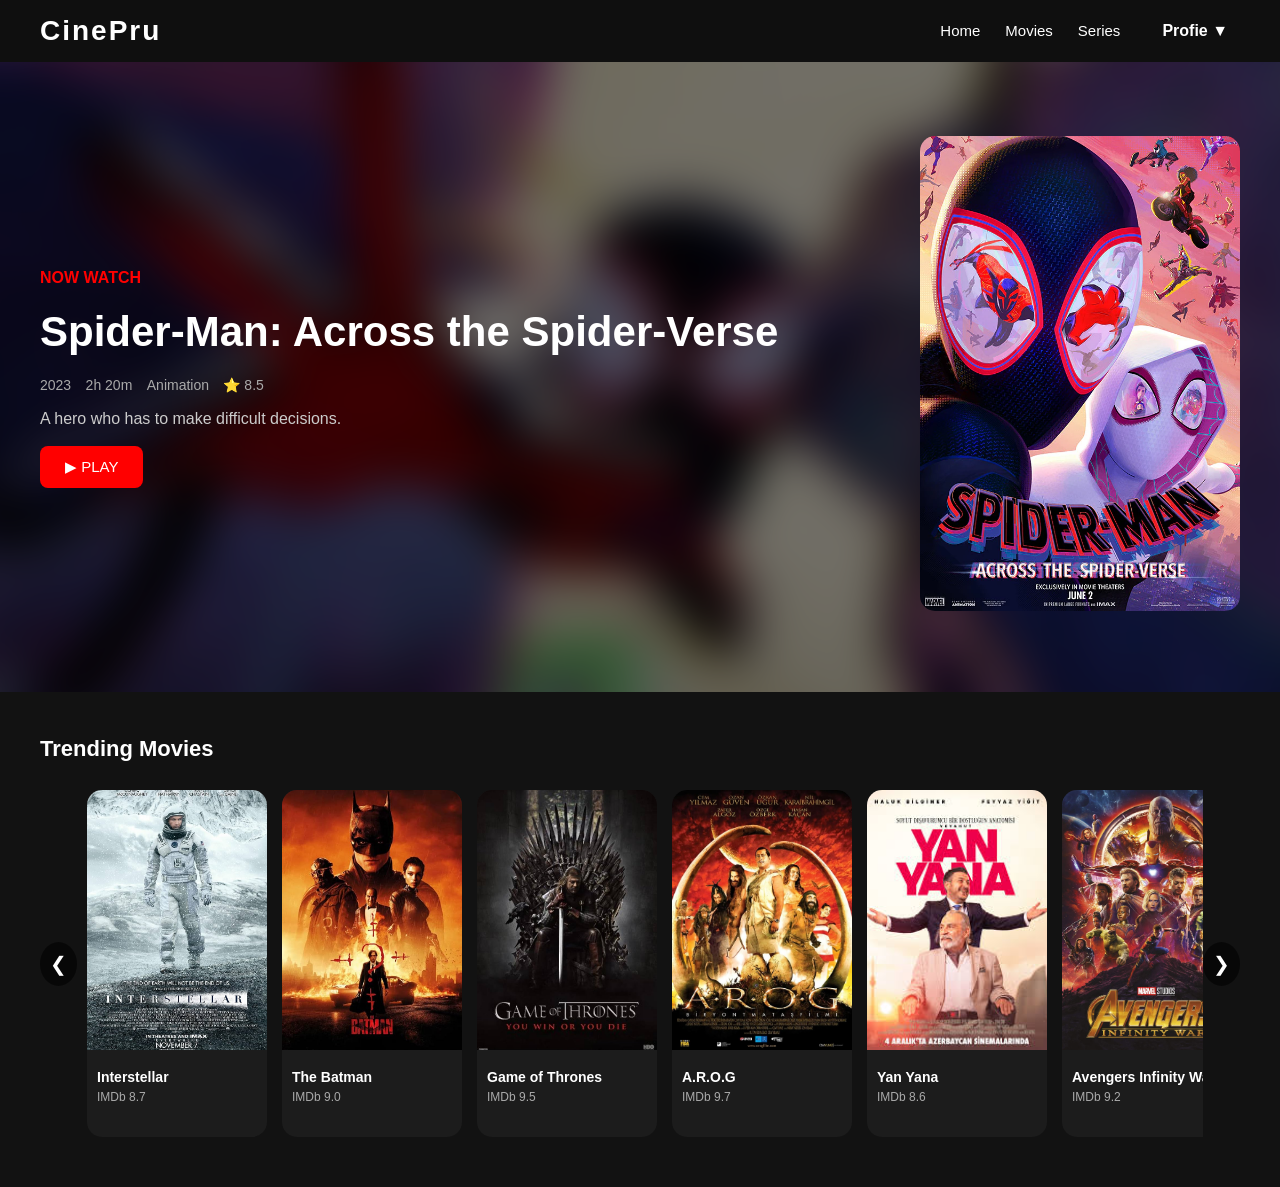
<file: index.html>
<!DOCTYPE html>
<html lang="tr">
<head>
    <meta charset="UTF-8">
    <meta name="viewport" content="width=device-width, initial-scale=1.0">
    <title>CinePru</title>
    <link rel="stylesheet" href="style.css">
    <style>
        /* ==========================================
           YENİ: PROFİL ALANI VE AÇILIR MENÜ (DROPDOWN) CSS
           ========================================== */
        .header {
            display: flex;
            justify-content: space-between;
            align-items: center;
            padding: 10px 40px;
            background-color: #0f0f0f;
            position: relative;
        }

        .nav-container {
            display: flex;
            align-items: center;
            gap: 30px;
        }

        /* Profil Seçeneği Genel Alanı */
        .profile-dropdown {
            position: relative;
            display: inline-block;
        }

        .profile-trigger {
            display: flex;
            align-items: center;
            gap: 8px;
            color: #fff;
            text-decoration: none;
            font-weight: bold;
            padding: 8px 12px;
            cursor: pointer;
            transition: color 0.3s ease;
        }

        .profile-trigger:hover {
            color: red;
        }

        /* Başlangıçta Gizli Açılır Kutu */
        .dropdown-menu {
            display: none;
            position: absolute;
            right: 0;
            top: 100%;
            background-color: #141414;
            min-width: 160px;
            box-shadow: 0px 8px 16px 0px rgba(0,0,0,0.5);
            z-index: 100;
            border-radius: 4px;
            border: 1px solid #222;
            overflow: hidden;
        }

        .dropdown-menu a {
            color: #fff;
            padding: 12px 16px;
            text-decoration: none;
            display: block;
            font-size: 14px;
            transition: background 0.3s ease, color 0.3s ease;
        }

        .dropdown-menu a:hover {
            background-color: red;
            color: #fff;
        }

        /* Üstüne Gelindiğinde Menüyü Göster */
        .profile-dropdown:hover .dropdown-menu {
            display: block;
        }

        /* ==========================================
           CINEPRU MOBİL UYUM (RESPONSIVE) AYARLARI
           ========================================== */
        @media (max-width: 768px) {
            .header {
                flex-direction: column;
                padding: 15px;
                text-align: center;
                gap: 15px;
            }

            .nav-container {
                flex-direction: column;
                gap: 15px;
                width: 100%;
            }

            .top-nav {
                display: flex;
                flex-wrap: wrap;
                justify-content: center;
                gap: 15px;
                width: 100%;
            }

            .top-nav a {
                font-size: 14px;
                padding: 5px 10px;
            }

            /* Mobilde profil menüsünün ortalanması */
            .profile-dropdown {
                width: 100%;
                text-align: center;
            }

            .profile-trigger {
                justify-content: center;
            }

            .dropdown-menu {
                position: static;
                width: 100%;
                box-shadow: none;
                background-color: #1a1a1a;
                border: none;
                margin-top: 5px;
            }

            /* Hero (Afiş) Alanı Mobil Ayarı */
            .hero-content {
                flex-direction: column-reverse;
                text-align: center;
                padding: 20px 15px;
                gap: 20px;
            }

            .hero-text h1 {
                font-size: 28px;
            }

            .hero-image img {
                max-width: 100%;
                height: auto;
            }

            /* Slider ve Filmler Listesi Mobil Ayarı */
            .movies-section h2 {
                font-size: 20px;
                padding-left: 15px;
            }

            .movie-container {
                gap: 10px;
                padding: 10px;
            }

            .movie-card {
                min-width: 140px; /* Mobilde kaydırırken daha çok kart sığsın diye */
            }

            /* Detay Paneli Mobil Ayarı */
            .movie-panel {
                width: 100% !important;
                max-width: 100% !important;
                height: 100% !important;
                top: 0 !important;
                right: -100%; /* Kapatıldığında sağa gizlensin diye */
            }
        }
    </style>
</head>
<body>

<header class="header">
    <h1>CinePru</h1>

    <div class="nav-container">
        <nav class="top-nav">
            <a href="index.html">Home</a>
            <a href="movies.html">Movies</a>
            <a href="series.html">Series</a>
        </nav>

        <div class="profile-dropdown">
            <div class="profile-trigger">Profie ▼</div>
            <div class="dropdown-menu">
                <a href="profile.html">Profie</a>
                <a href="favorites.html">Favorites ❤️</a>
                <a href="settings.html">Settings</a>
                <a href="history.html">History</a>
                <a href="#" onclick="logoutUser()" style="border-top: 1px solid #222; color: #ff3333;">Log Out 🚪</a>
            </div>
        </div>
    </div>
</header>

<section class="hero">
    <div class="hero-content">
        <div class="hero-text">
            <p class="tag">NOW WATCH</p>
            <h1>Spider-Man: Across the Spider-Verse</h1>

            <div class="meta">
                <span>2023</span>
                <span>2h 20m</span>
                <span>Animation</span>
                <span>⭐ 8.5</span>
            </div>

            <p class="desc">
                A hero who has to make difficult decisions.
            </p>

            <button class="play-btn" onclick="playMovie('spiderverse')">▶ PLAY</button>
        </div>

        <div class="hero-image">
            <img src="images/spider-man-across-the-spider-verse_tsm61wbo.webp">
        </div>
    </div>
</section>

<section class="movies-section">
    <h2>Trending Movies</h2>

    <div class="slider-wrapper">
        <button class="arrow left" onclick="scrollLeftMovies()">❮</button>

        <div class="movie-container" id="movieContainer">
            <div class="movie-card" onclick="openMovie('interstellar')">
                <img src="images/interstellar.jpg">
                <div class="info">
                    <h3>Interstellar</h3>
                    <p>IMDb 8.7</p>
                </div>
            </div>

            <div class="movie-card" onclick="openMovie('batman')">
                <img src="images/thebatman.jpg">
                <div class="info">
                    <h3>The Batman</h3>
                    <p>IMDb 9.0</p>
                </div>
            </div>

            <div class="movie-card" onclick="openMovie('got')">
                <img src="images/gameofthrones.jpg">
                <div class="info">
                    <h3>Game of Thrones</h3>
                    <p>IMDb 9.5</p>
                </div>
            </div>

            <div class="movie-card" onclick="openMovie('arog')">
                <img src="images/arog.jpg">
                <div class="info">
                    <h3>A.R.O.G</h3>
                    <p>IMDb 9.7</p>
                </div>
            </div>

            <div class="movie-card" onclick="openMovie('yanyana')">
                <img src="images/yanyana.jpg">
                <div class="info">
                    <h3>Yan Yana</h3>
                    <p>IMDb 8.6</p>
                </div>
            </div>

            <div class="movie-card" onclick="openMovie('avengersinfinitywar')">
                <img src="images/avengersinfinitywar.jpg">
                <div class="info">
                    <h3>Avengers Infinity War</h3>
                    <p>IMDb 9.2</p>
                </div>
            </div>

            <div class="movie-card" onclick="openMovie('friendswithbenefits')">
                <img src="images/friendswithbenefits.jpg">
                <div class="info">
                    <h3>Friends With Benefits</h3>
                    <p>IMDb 7.8</p>
                </div>
            </div>

            <div class="movie-card" onclick="openMovie('theamazingspiderman')">
                <img src="images/theamazingspiderman.jpg">
                <div class="info">
                    <h3>The Amazing Spider-Man</h3>
                    <p>IMDb 7.0</p>
                </div>
            </div>

            <div class="movie-card" onclick="openMovie('kizginadam')">
                <img src="images/12-kizgin-adam-1660915309_225x336.jpg">
                <div class="info">
                    <h3>12 Angry Man</h3>
                    <p>IMDb 8.8</p>
                </div>
            </div>

            <div class="movie-card" onclick="openMovie('thegodfather')">
                <img src="images/baba-1660915256_225x336.jpg">
                <div class="info">
                    <h3>Baba</h3>
                    <p>IMDb 9.8</p>
                </div>
            </div>

            <div class="movie-card" onclick="openMovie('Inception')">
                <img src="images/baslangic-1660924244_225x336.jpg">
                <div class="info">
                    <h3>Inception</h3>
                    <p>IMDb 9.1</p>
                </div>
            </div>

            <div class="movie-card" onclick="openMovie('esaretinbedeli')">
                <img src="images/esaretinbedeli.jpg">
                <div class="info">
                    <h3>Esaretin Bedeli</h3>
                    <p>IMDb 9.5</p>
                </div>
            </div>

            <div class="movie-card" onclick="openMovie('hababamsinifi')">
                <img src="images/Hababam-Sinifi-1290714534_225x336.jpg">
                <div class="info">
                    <h3>Hababam Sınıfı</h3>
                    <p>IMDb 8.4</p>
                </div>
            </div>
        </div> <button class="arrow right" onclick="scrollRightMovies()">❯</button>
    </div> </section>

<div class="movie-panel" id="moviePanel">
    <div class="panel-content">
        <button class="close-btn" onclick="closePanel()">✖</button>
        <img id="panelImg">
        <h2 id="panelTitle"></h2>
        <div class="meta" id="panelMeta"></div>
        <p id="panelDesc"></p>
        <button class="play-btn" id="watchBtn">▶ Watch Now</button>
    </div>
</div>

<script src="script.js"></script>
</body>
</html>
</file>
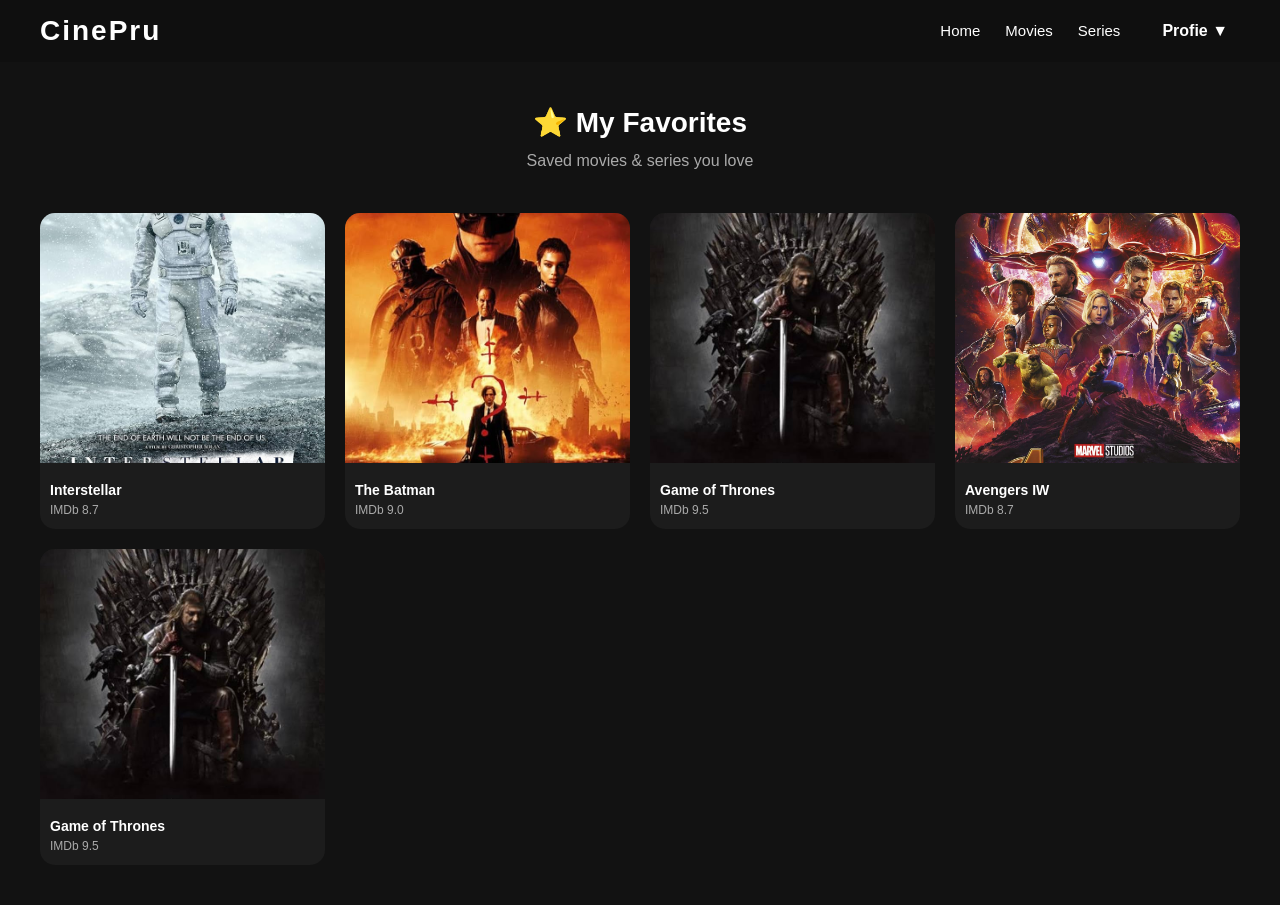
<file: favorites.html>
<!DOCTYPE html>
<html lang="tr">
<head>
  <meta charset="UTF-8">
  <meta name="viewport" content="width=device-width, initial-scale=1.0">
  <title>Favorites | CinePru</title>
  <link rel="stylesheet" href="style.css">
  <style>
      /* ==========================================
         DİĞER SAYFALARLA AYNI PROFİL MENÜSÜ CSS AYARLARI
         ========================================== */
      .header {
          display: flex;
          justify-content: space-between;
          align-items: center;
          padding: 10px 40px;
          background-color: #0f0f0f;
          position: relative;
      }

      .nav-container {
          display: flex;
          align-items: center;
          gap: 30px;
      }

      .profile-dropdown {
          position: relative;
          display: inline-block;
      }

      .profile-trigger {
          display: flex;
          align-items: center;
          gap: 8px;
          color: #fff;
          text-decoration: none;
          font-weight: bold;
          padding: 8px 12px;
          cursor: pointer;
          transition: color 0.3s ease;
      }

      .profile-trigger:hover {
          color: red;
      }

      .dropdown-menu {
          display: none;
          position: absolute;
          right: 0;
          top: 100%;
          background-color: #141414;
          min-width: 160px;
          box-shadow: 0px 8px 16px 0px rgba(0,0,0,0.5);
          z-index: 100;
          border-radius: 4px;
          border: 1px solid #222;
          overflow: hidden;
      }

      .dropdown-menu a {
          color: #ffffff !important; /* Yazıların rengi tam beyaz */
          padding: 12px 16px;
          text-decoration: none;
          display: block;
          font-size: 14px;
          transition: background 0.3s ease, color 0.3s ease;
      }

      .dropdown-menu a:hover {
          background-color: red;
          color: #fff !important;
      }

      .profile-dropdown:hover .dropdown-menu {
          display: block;
      }

      /* Mobilde Navbar Düzeni Ayarı */
      @media (max-width: 768px) {
          .header {
              flex-direction: column;
              padding: 15px;
              text-align: center;
              gap: 15px;
          }

          .nav-container {
              flex-direction: column;
              gap: 15px;
              width: 100%;
          }

          .top-nav {
              display: flex;
              flex-wrap: wrap;
              justify-content: center;
              gap: 15px;
              width: 100%;
          }

          .top-nav a {
              font-size: 14px;
              padding: 5px 10px;
          }

          .profile-dropdown {
              width: 100%;
              text-align: center;
          }

          .profile-trigger {
              justify-content: center;
          }

          .dropdown-menu {
              position: static;
              width: 100%;
              box-shadow: none;
              background-color: #1a1a1a;
              border: none;
              margin-top: 5px;
          }
      }
  </style>
</head>

<body>

<header class="header">
  <h1>CinePru</h1>

  <div class="nav-container">
      <nav class="top-nav">
          <a href="index.html">Home</a>
          <a href="movies.html">Movies</a>
          <a href="series.html">Series</a>
      </nav>

      <div class="profile-dropdown">
          <div class="profile-trigger">Profie ▼</div>
          <div class="dropdown-menu">
              <a href="profile.html">Profile</a>
              <a href="favorites.html">Favorites ❤️</a>
              <a href="settings.html">Settings</a>
              <a href="history.html">Hİstory</a>
              <a href="#" onclick="logoutUser()" style="border-top: 1px solid #222; color: #ff3333;">Log out 🚪</a>
          </div>
      </div>
  </div>
</header>

<section class="fav-header">
  <h2>⭐ My Favorites</h2>
  <p>Saved movies & series you love</p>
</section>

<section class="fav-grid">

  <div class="fav-card">
    <img src="images/interstellar.jpg">
    <div class="fav-info">
      <h3>Interstellar</h3>
      <p>IMDb 8.7</p>
    </div>
  </div>

  <div class="fav-card">
    <img src="images/thebatman.jpg">
    <div class="fav-info">
      <h3>The Batman</h3>
      <p>IMDb 9.0</p>
    </div>
  </div>

  <div class="fav-card">
    <img src="images/gameofthrones.jpg">
    <div class="fav-info">
      <h3>Game of Thrones</h3>
      <p>IMDb 9.5</p>
    </div>
  </div>

  <div class="fav-card">
    <img src="images/avengersinfinitywar.jpg">
    <div class="fav-info">
      <h3>Avengers IW</h3>
      <p>IMDb 8.7</p>
    </div>
  </div>

  <div class="fav-card">
    <img src="images/gameofthrones.jpg">
    <div class="fav-info">
      <h3>Game of Thrones</h3>
      <p>IMDb 9.5</p>
    </div>
  </div>
  
</section>

<script src="script.js"></script>
</body>
</html>
</file>
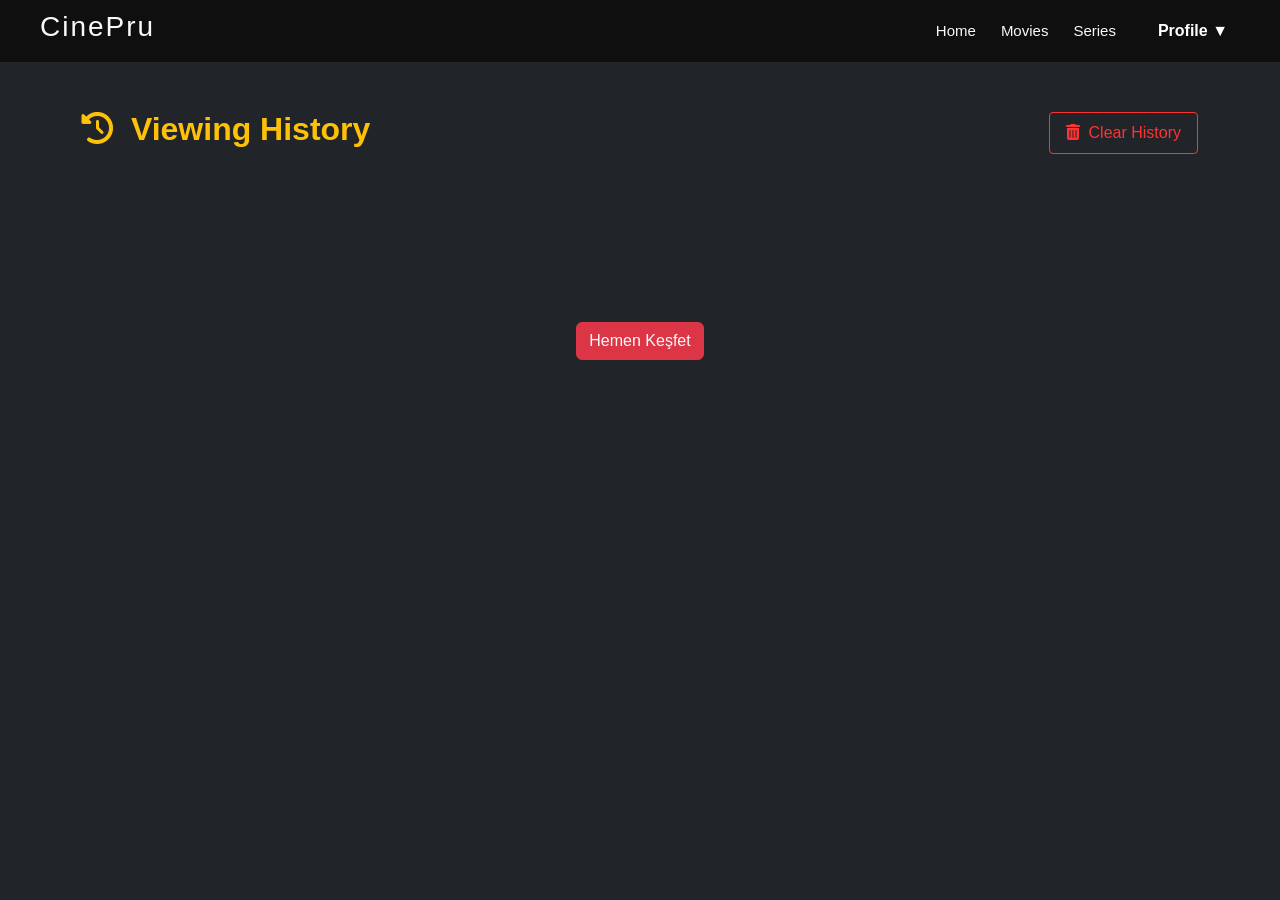
<file: history.html>
<!DOCTYPE html>
<html lang="tr">
<head>
    <meta charset="UTF-8">
    <meta name="viewport" content="width=device-width, initial-scale=1.0">
    <title>İzleme Geçmişi | CinePru</title>
    <link href="https://cdn.jsdelivr.net/npm/bootstrap@5.3.0/dist/css/bootstrap.min.css" rel="stylesheet">
    <link rel="stylesheet" href="https://cdnjs.cloudflare.com/ajax/libs/font-awesome/6.4.0/css/all.min.css">
    <link rel="stylesheet" href="style.css">
    <style>
        /* Navbar ve Profil Menüsü CSS Ayarları */
        .header {
            display: flex;
            justify-content: space-between;
            align-items: center;
            padding: 10px 40px;
            background-color: #0f0f0f;
            position: relative;
        }

        .nav-container {
            display: flex;
            align-items: center;
            gap: 30px;
        }

        .profile-dropdown {
            position: relative;
            display: inline-block;
        }

        .profile-trigger {
            display: flex;
            align-items: center;
            gap: 8px;
            color: #fff;
            text-decoration: none;
            font-weight: bold;
            padding: 8px 12px;
            cursor: pointer;
            transition: color 0.3s ease;
        }

        .profile-trigger:hover {
            color: red;
        }

        .dropdown-menu {
            display: none;
            position: absolute;
            right: 0;
            top: 100%;
            background-color: #141414;
            min-width: 160px;
            box-shadow: 0px 8px 16px 0px rgba(0,0,0,0.5);
            z-index: 100;
            border-radius: 4px;
            border: 1px solid #222;
            overflow: hidden;
        }

        .dropdown-menu a {
            color: #ffffff !important;
            padding: 12px 16px;
            text-decoration: none;
            display: block;
            font-size: 14px;
            transition: background 0.3s ease, color 0.3s ease;
        }

        .dropdown-menu a:hover {
            background-color: red;
            color: #fff !important;
        }

        .profile-dropdown:hover .dropdown-menu {
            display: block;
        }

        /* Geçmiş Kart Tasarımları */
        .history-card {
            background-color: #181818;
            border: 1px solid #252525;
            border-radius: 8px;
            overflow: hidden;
            transition: transform 0.2s;
        }

        .history-card:hover {
            transform: translateY(-3px);
        }

        .history-img {
            width: 100px;
            height: 140px;
            object-fit: cover;
        }

        /* Temizleme Butonu */
        .clear-btn {
            background: transparent;
            color: #ff3333;
            border: 1px solid #ff3333;
            padding: 8px 16px;
            border-radius: 4px;
            cursor: pointer;
            transition: 0.3s;
        }

        .clear-btn:hover {
            background: #ff3333;
            color: #fff;
        }

        @media (max-width: 768px) {
            .header { flex-direction: column; padding: 15px; text-align: center; gap: 15px; }
            .nav-container { flex-direction: column; gap: 15px; width: 100%; }
            .top-nav { display: flex; flex-wrap: wrap; justify-content: center; gap: 15px; width: 100%; }
            .profile-dropdown { width: 100%; text-align: center; }
            .profile-trigger { justify-content: center; }
            .dropdown-menu { position: static; width: 100%; box-shadow: none; background-color: #1a1a1a; border: none; margin-top: 5px; }
        }

        /* Film Kartları ve Detay Panelindeki Meta Yazılarını Belirginleştirme */
.movie-card .info p,
.movie-info p,
.meta,
#panelMeta {
    color: #e0e0e0 !important; /* Arka planla çakışmayan, parlak ve net bir gri/beyaz tonu */
    font-weight: 500; /* Yazıları hafifçe kalınlaştırarak okunabilirliği artırır */
}
    </style>
</head>
<body class="bg-dark text-light">

    <header class="header">
        <h1>CinePru</h1>
        <div class="nav-container">
            <nav class="top-nav">
                <a href="index.html">Home</a>
                <a href="movies.html">Movies</a>
                <a href="series.html">Series</a>
            </nav>

            <div class="profile-dropdown">
                <div class="profile-trigger">Profile ▼</div>
                <div class="dropdown-menu">
                    <a href="profile.html">Profie</a>
                    <a href="favorites.html">Favorites ❤️</a>
                    <a href="settings.html">Settings</a>
                    <a href="history.html">History</a>
                    <a href="#" onclick="logoutUser()" style="border-top: 1px solid #222; color: #ff3333;">Log Out 🚪</a>
                </div>
            </div>
        </div>
    </header>

    <div class="container py-5">
        <div class="d-flex justify-content-between align-items-center mb-4">
            <h2 class="fw-bold text-gold"><i class="fas fa-history me-2"></i> Viewing History</h2>
            <button class="clear-btn" onclick="clearHistory()"><i class="fas fa-trash-alt me-1"></i> Clear History</button>
        </div>

        <div id="historyGrid" class="row row-cols-1 row-cols-md-2 g-4">
            </div>

        <div id="emptyMessage" class="text-center py-5" style="display: none;">
            <i class="fas fa-film fa-3x text-muted mb-3"></i>
            <p class="text-muted fs-5">You havent reviewed any films  yet.</p>
            <a href="movies.html" class="btn btn-danger mt-2">Hemen Keşfet</a>
        </div>
    </div>

    <script>
        document.addEventListener("DOMContentLoaded", () => {
            renderHistory();
        });

        function renderHistory() {
            // Hafızadan tıklanan filmleri dizi olarak çekiyoruz
            let historyLog = JSON.parse(localStorage.getItem("watchHistory")) || [];
            const historyGrid = document.getElementById("historyGrid");
            const emptyMessage = document.getElementById("emptyMessage");

            historyGrid.innerHTML = "";

            if (historyLog.length === 0) {
                emptyMessage.style.display = "block";
                return;
            }

            emptyMessage.style.display = "none";

            // En son izlenenden ilk izlenene doğru sıralı göstermek için ters çeviriyoruz
            historyLog.reverse().forEach(item => {
                const cardCol = document.createElement("div");
                cardCol.className = "col";
                
                cardCol.innerHTML = `
                    <div class="d-flex history-card align-items-center">
                        <img src="${item.img}" class="history-img" alt="${item.title}">
                        <div class="p-3">
                            <h5 class="fw-bold text-white mb-1">${item.title}</h5>
                            <p class="small mb-2" style="color: #cccccc !important;">${item.meta}</p>
                            <span class="badge bg-secondary small text-light"><i class="far fa-clock me-1"></i> ${item.date}</span>
                        </div>
                    </div>
                `;
                historyGrid.appendChild(cardCol);
            });
        }

        // Geçmişi sıfırlama fonksiyonu
        function clearHistory() {
            if (confirm("Tüm izleme geçmişinizi silmek istediğinize emin misiniz?")) {
                localStorage.removeItem("watchHistory");
                renderHistory();
            }
        }
    </script>

    <script src="script.js"></script>
</body>
</html>
</file>
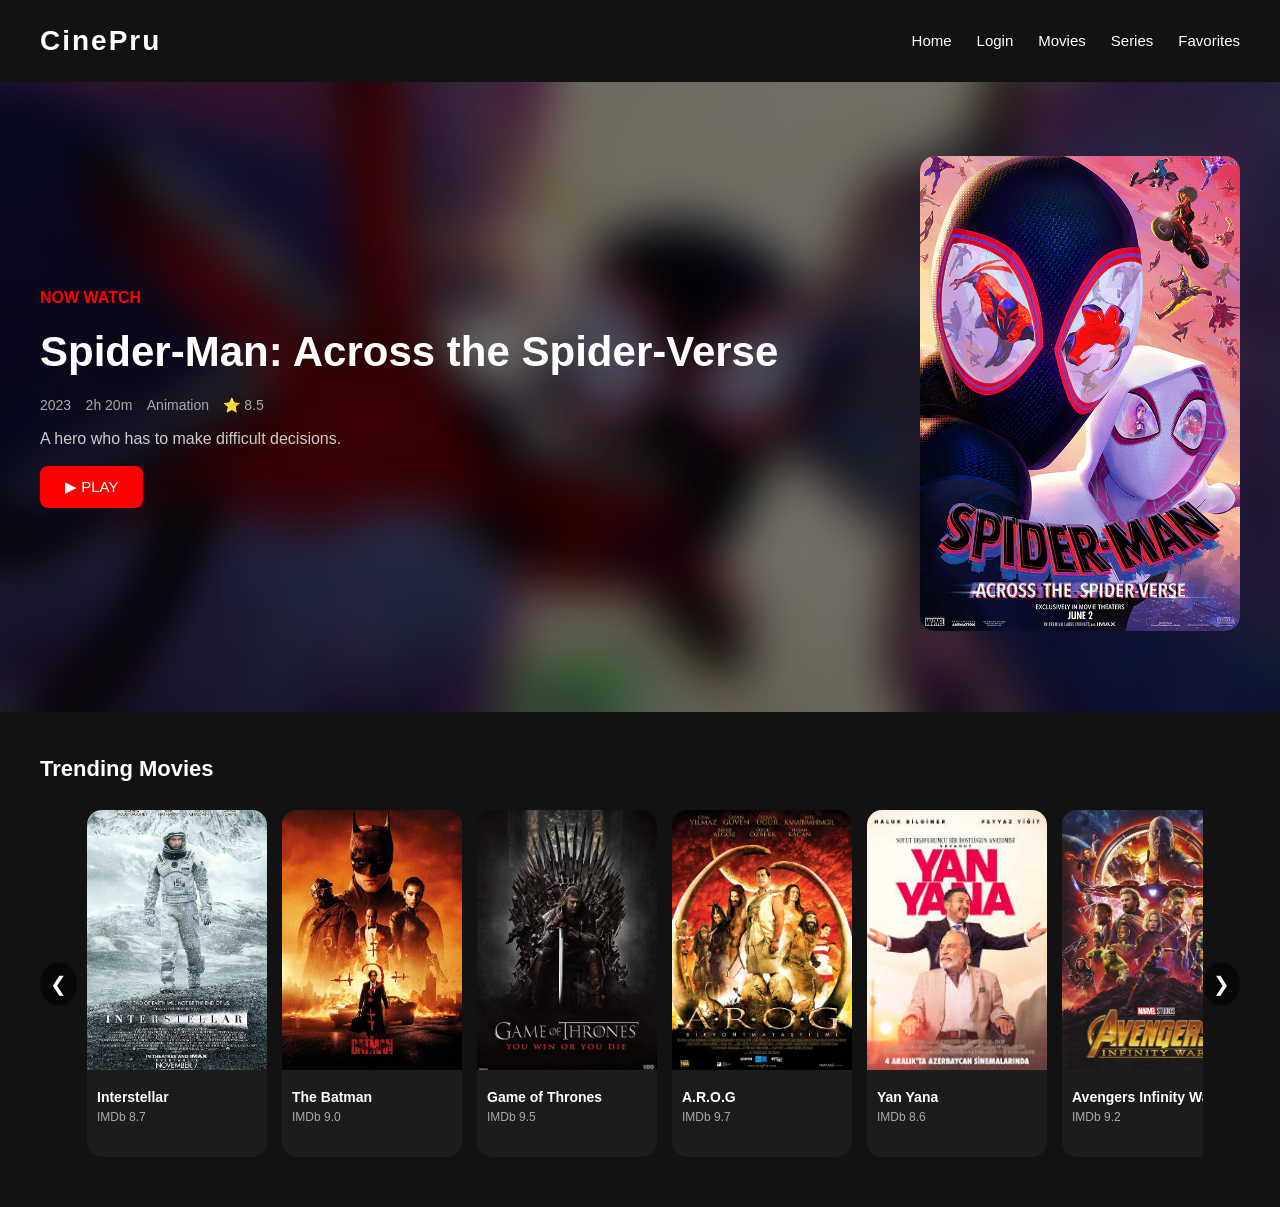
<file: index - Kopya.html>
<!DOCTYPE html>
<html lang="tr">
<head>
<meta charset="UTF-8">
<meta name="viewport" content="width=device-width, initial-scale=1.0">
<title>CinePru</title>
<link rel="stylesheet" href="style.css">
</head>

<body>

<!-- NAVBAR -->
<header class="header">
  <h1>CinePru</h1>

  <nav class="top-nav">
    <a href="index.html">Home</a>
    <a href="login.html">Login</a>
    <a href="movies.html">Movies</a>
    <a href="series.html">Series</a>
    <a href="favorites.html">Favorites</a>
  </nav>
</header>

<!-- HERO -->
<section class="hero">

  <div class="hero-content">

    <div class="hero-text">
      <p class="tag">NOW WATCH</p>

      <h1>Spider-Man: Across the Spider-Verse</h1>

      <div class="meta">
        <span>2023</span>
        <span>2h 20m</span>
        <span>Animation</span>
        <span>⭐ 8.5</span>
      </div>

      <p class="desc">
        A hero who has to make difficult decisions.
      </p>

      <!-- SADECE BURAYI DEĞİŞTİRDİK -->
      <button class="play-btn" onclick="playMovie('spiderverse')">
  ▶ PLAY
</button>
    </div>

    <div class="hero-image">
      <img src="images/spider-man-across-the-spider-verse_tsm61wbo.webp">
    </div>

  </div>

</section>

<!-- MOVIES -->
<section class="movies-section">
  <h2>Trending Movies</h2>

  <div class="slider-wrapper">

    <button class="arrow left" onclick="scrollLeftMovies()">❮</button>

    <div class="movie-container" id="movieContainer">

      <div class="movie-card" onclick="openMovie('interstellar')">
        <img src="images/interstellar.jpg">
        <div class="info">
          <h3>Interstellar</h3>
          <p>IMDb 8.7</p>
        </div>
      </div>

      <div class="movie-card" onclick="openMovie('batman')">
        <img src="images/thebatman.jpg">
        <div class="info">
          <h3>The Batman</h3>
          <p>IMDb 9.0</p>
        </div>
      </div>

      <div class="movie-card" onclick="openMovie('got')">
        <img src="images/gameofthrones.jpg">
        <div class="info">
          <h3>Game of Thrones</h3>
          <p>IMDb 9.5</p>
        </div>
      </div>

      <div class="movie-card" onclick="openMovie('arog')">
        <img src="images/arog.jpg">
        <div class="info">
          <h3>A.R.O.G</h3>
          <p>IMDb 9.7</p>
        </div>
      </div>

     <div class="movie-card" onclick="openMovie('yanyana')">
        <img src="images/yanyana.jpg">
        <div class="info">
          <h3>Yan Yana</h3>
          <p>IMDb 8.6</p>
        </div>
      </div>

      <div class="movie-card" onclick="openMovie('avengersinfinitywar')">
        <img src="images/avengersinfinitywar.jpg">
        <div class="info">
          <h3>Avengers Infinity War</h3>
          <p>IMDb 9.2</p>
        </div>
      </div>

     <div class="movie-card" onclick="openMovie('friendswithbenefits')">
        <img src="images/friendswithbenefits.jpg">
        <div class="info">
          <h3>Friends With Benefits</h3>
          <p>IMDb 7.8</p>
        </div>
      </div>

      <div class="movie-card" onclick="openMovie('theamazingspiderman')">
        <img src="images/theamazingspiderman.jpg">
        <div class="info">
          <h3>The Amazing Spider-Man</h3>
          <p>IMDb 7.0</p>
        </div>
      </div>

      <div class="movie-card" onclick="openMovie('kizginadam')">
        <img src="images/12-kizgin-adam-1660915309_225x336.jpg">
        <div class="info">
          <h3>12 Angry Man</h3>
          <p>IMDb 8.8</p>
        </div>
      </div>

      <div class="movie-card" onclick="openMovie('thegodfather')">
        <img src="images/baba-1660915256_225x336.jpg">
        <div class="info">
          <h3>Baba</h3>
          <p>IMDb 9.8</p>
        </div>
      </div>

      <div class="movie-card" onclick="openMovie('Inception')">
        <img src="images/baslangic-1660924244_225x336.jpg">
        <div class="info">
          <h3>Inception</h3>
          <p>IMDb 9.1</p>
        </div>
      </div>

      <div class="movie-card" onclick="openMovie('esaretinbedeli')">
        <img src="images/esaretinbedeli.jpg">
        <div class="info">
          <h3>Esaretin Bedeli</h3>
          <p>IMDb 9.5</p>
        </div>
      </div>

      <div class="movie-card" onclick="openMovie('friendswithbenefits')">
        <img src="images/friendswithbenefits.jpg">
        <div class="info">
          <h3>Friends With Benefits</h3>
          <p>IMDb 7.8</p>
        </div>
      </div>

      <div class="movie-card" onclick="openMovie('hababamsinifi')">
        <img src="images/Hababam-Sinifi-1290714534_225x336.jpg">
        <div class="info">
          <h3>Hababam Sınıfı</h3>
          <p>IMDb 8.4</p>
        </div>
      </div>

    </div>

    <button class="arrow right" onclick="scrollRightMovies()">❯</button>

  </div>
</section>

<!-- 🔥(SLIDE PANEL) -->
<div class="movie-panel" id="moviePanel">

  <div class="panel-content">

    <button class="close-btn" onclick="closePanel()">✖</button>

    <img id="panelImg">

    <h2 id="panelTitle"></h2>

    <div class="meta" id="panelMeta"></div>

    <p id="panelDesc"></p>

    <button class="play-btn" id="watchBtn">
  ▶ Watch Now
</button>

  </div>

</div>









</body>


<script src="script.js"></script>

</body>
</html>
</file>
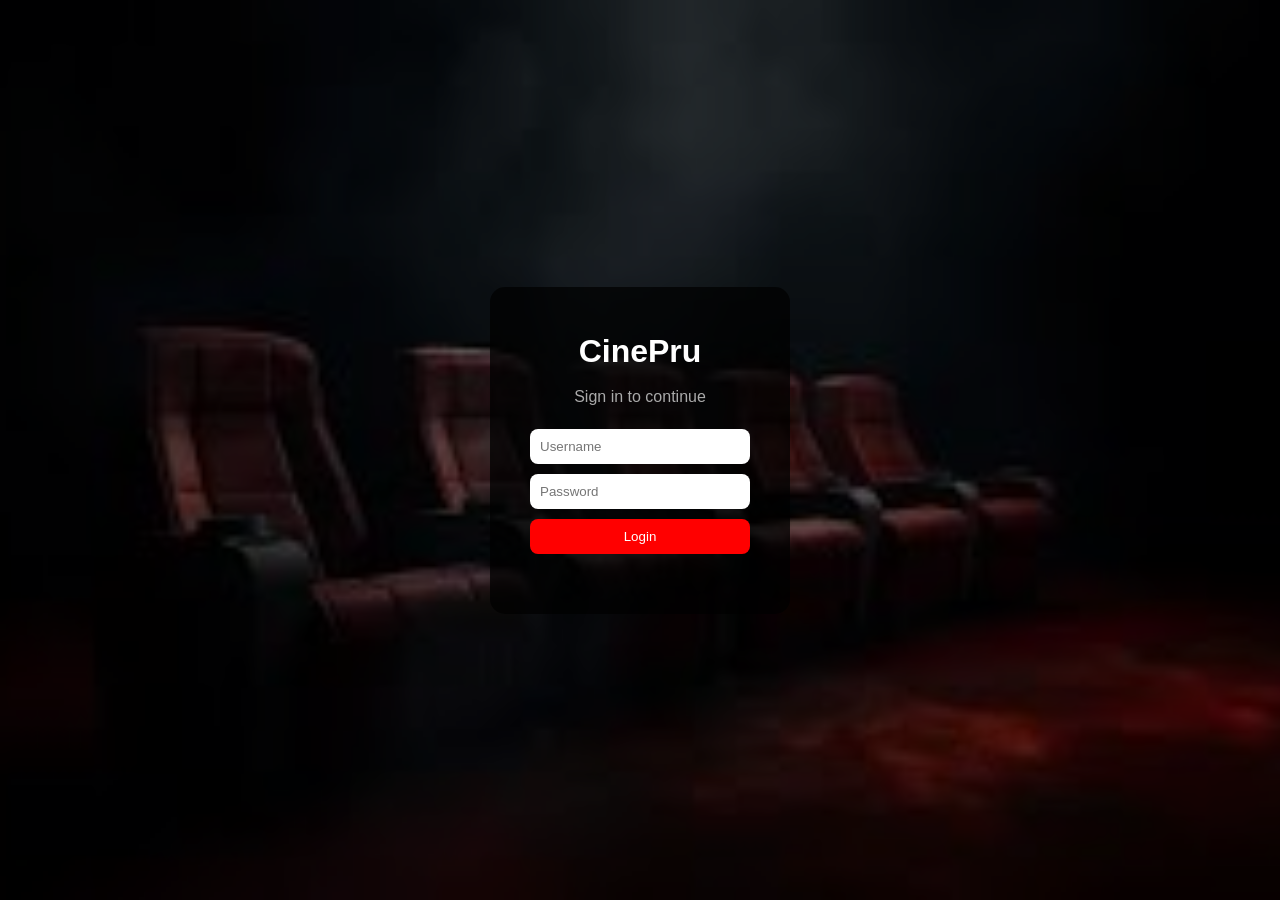
<file: login.html>
<!DOCTYPE html>
<html lang="tr">
<head>
  <meta charset="UTF-8">
  <meta name="viewport" content="width=device-width, initial-scale=1.0">
  <title>Login | CinePru</title>
  <link rel="stylesheet" href="style.css">
</head>

<body class="login-body">

<div class="login-container">

  <h1>CinePru</h1>
  <p>Sign in to continue</p>

  <input type="text" placeholder="Username" id="username">
  <input type="password" placeholder="Password" id="password">

  <button onclick="login()">Login</button>

  <p class="error" id="error"></p>

</div>

<script>
function login() {
  let user = document.getElementById("username").value;
  let pass = document.getElementById("password").value;

  if(user === "admin" && pass === "1234") {
    window.location.href = "index.html";
  } else {
    document.getElementById("error").innerText = "Hatalı giriş!";
  }
}
</script>




</body>
</html>
</file>
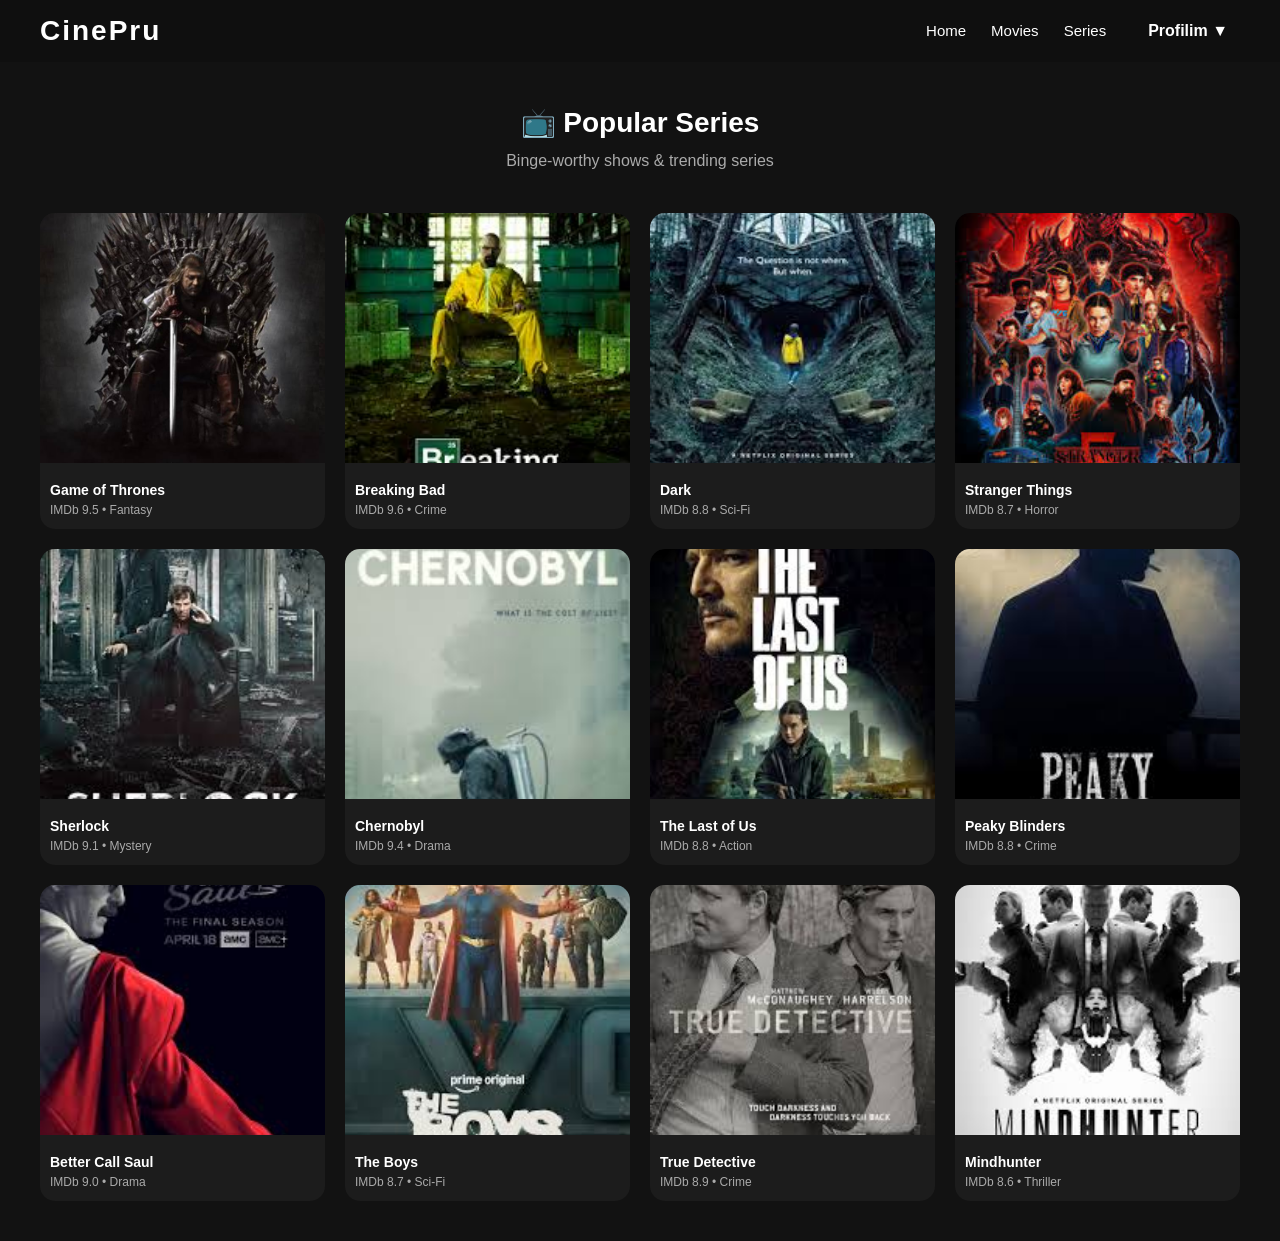
<file: series.html>
<!DOCTYPE html>
<html lang="tr">
<head>
    <meta charset="UTF-8">
    <meta name="viewport" content="width=device-width, initial-scale=1.0">
    <title>Series | CinePru</title>
    <link rel="stylesheet" href="style.css">
    <style>
        /* ==========================================
           DİĞER SAYFALARLA AYNI PROFİL MENÜSÜ CSS AYARLARI
           ========================================== */
        .header {
            display: flex;
            justify-content: space-between;
            align-items: center;
            padding: 10px 40px;
            background-color: #0f0f0f;
            position: relative;
        }

        .nav-container {
            display: flex;
            align-items: center;
            gap: 30px;
        }

        .profile-dropdown {
            position: relative;
            display: inline-block;
        }

        .profile-trigger {
            display: flex;
            align-items: center;
            gap: 8px;
            color: #fff;
            text-decoration: none;
            font-weight: bold;
            padding: 8px 12px;
            cursor: pointer;
            transition: color 0.3s ease;
        }

        .profile-trigger:hover {
            color: red;
        }

        .dropdown-menu {
            display: none;
            position: absolute;
            right: 0;
            top: 100%;
            background-color: #141414;
            min-width: 160px;
            box-shadow: 0px 8px 16px 0px rgba(0,0,0,0.5);
            z-index: 100;
            border-radius: 4px;
            border: 1px solid #222;
            overflow: hidden;
        }

        .dropdown-menu a {
            color: #ffffff !important; /* Yazı rengi tam beyaz */
            padding: 12px 16px;
            text-decoration: none;
            display: block;
            font-size: 14px;
            transition: background 0.3s ease, color 0.3s ease;
        }

        .dropdown-menu a:hover {
            background-color: red;
            color: #fff !important;
        }

        .profile-dropdown:hover .dropdown-menu {
            display: block;
        }

        /* Mobilde Navbar Düzeni Ayarı */
        @media (max-width: 768px) {
            .header {
                flex-direction: column;
                padding: 15px;
                text-align: center;
                gap: 15px;
            }

            .nav-container {
                flex-direction: column;
                gap: 15px;
                width: 100%;
            }

            .top-nav {
                display: flex;
                flex-wrap: wrap;
                justify-content: center;
                gap: 15px;
                width: 100%;
            }

            .top-nav a {
                font-size: 14px;
                padding: 5px 10px;
            }

            .profile-dropdown {
                width: 100%;
                text-align: center;
            }

            .profile-trigger {
                justify-content: center;
            }

            .dropdown-menu {
                position: static;
                width: 100%;
                box-shadow: none;
                background-color: #1a1a1a;
                border: none;
                margin-top: 5px;
            }
        }
    </style>
</head>

<body>

<header class="header">
    <h1>CinePru</h1>

    <div class="nav-container">
        <nav class="top-nav">
            <a href="index.html">Home</a>
            <a href="movies.html">Movies</a>
            <a href="series.html">Series</a>
        </nav>

        <div class="profile-dropdown">
            <div class="profile-trigger">Profilim ▼</div>
            <div class="dropdown-menu">
                <a href="profile.html">Profilim</a>
                <a href="favorites.html">Favorites ❤️</a>
                <a href="settings.html">Ayarlar</a>
                <a href="history.html">Geçmiş</a>
                <a href="#" onclick="logoutUser()" style="border-top: 1px solid #222; color: #ff3333;">Çıkış Yap 🚪</a>
            </div>
        </div>
    </div>
</header>

<section class="series-header">
    <h2>📺 Popular Series</h2>
    <p>Binge-worthy shows & trending series</p>
</section>

<section class="series-grid">

    <div class="series-card">
        <img src="images/gameofthrones.jpg">
        <div class="series-info">
            <h3>Game of Thrones</h3>
            <p>IMDb 9.5 • Fantasy</p>
        </div>
    </div>

    <div class="series-card">
        <img src="images/breakingbad.jpg">
        <div class="series-info">
            <h3>Breaking Bad</h3>
            <p>IMDb 9.6 • Crime</p>
        </div>
    </div>

    <div class="series-card">
        <img src="images/dark.jpg">
        <div class="series-info">
            <h3>Dark</h3>
            <p>IMDb 8.8 • Sci-Fi</p>
        </div>
    </div>

    <div class="series-card">
        <img src="images/strangerthings.jpg">
        <div class="series-info">
            <h3>Stranger Things</h3>
            <p>IMDb 8.7 • Horror</p>
        </div>
    </div>

    <div class="series-card">
        <img src="images/sherlock.jpg">
        <div class="series-info">
            <h3>Sherlock</h3>
            <p>IMDb 9.1 • Mystery</p>
        </div>
    </div>

    <div class="series-card">
        <img src="images/chernobyl.jpg">
        <div class="series-info">
            <h3>Chernobyl</h3>
            <p>IMDb 9.4 • Drama</p>
        </div>
    </div>

    <div class="series-card">
        <img src="images/thelastofus.jpg">
        <div class="series-info">
            <h3>The Last of Us</h3>
            <p>IMDb 8.8 • Action</p>
        </div>
    </div>

    <div class="series-card">
        <img src="images/peakyblinders.jpg">
        <div class="series-info">
            <h3>Peaky Blinders</h3>
            <p>IMDb 8.8 • Crime</p>
        </div>
    </div>

    <div class="series-card">
        <img src="images/bettercallsaul.jpg">
        <div class="series-info">
            <h3>Better Call Saul</h3>
            <p>IMDb 9.0 • Drama</p>
        </div>
    </div>

    <div class="series-card">
        <img src="images/theboys.jpg">
        <div class="series-info">
            <h3>The Boys</h3>
            <p>IMDb 8.7 • Sci-Fi</p>
        </div>
    </div>

    <div class="series-card">
        <img src="images/truedetective.jpg">
        <div class="series-info">
            <h3>True Detective</h3>
            <p>IMDb 8.9 • Crime</p>
        </div>
    </div>

    <div class="series-card">
        <img src="images/mindhunter.jpg">
        <div class="series-info">
            <h3>Mindhunter</h3>
            <p>IMDb 8.6 • Thriller</p>
        </div>
    </div>

</section>

<script src="script.js"></script>
</body>
</html>
</file>
<file: style.css>
* {
  margin: 0;
  padding: 0;
  box-sizing: border-box;
}

body {
  font-family: Arial, sans-serif;
  background: #0f0f0f;
  color: white;
  font-size: 16px;
  line-height: 1.5;
}

/* ================= HEADER ================= */

.header {
  display: flex;
  justify-content: space-between;
  align-items: center;
  padding: 20px 40px;
}

.header h1 {
  font-size: 28px;
  letter-spacing: 2px;
}

/* ================= NAVBAR ================= */

.top-nav {
  display: flex;
  gap: 25px;
}

.top-nav a {
  color: #aaa;
  text-decoration: none;
  font-size: 15px;
  transition: 0.3s;
}

.top-nav a:hover {
  color: white;
}

/* ================= HERO (SPIDER-MAN BLUR) ================= */

.hero {
  height: 70vh;
  display: flex;
  align-items: center;
  padding: 40px;

  position: relative;
  overflow: hidden;

  background: url("images/indir.jpg") center/cover no-repeat;
}

/* blur layer */
.hero::before {
  content: "";
  position: absolute;
  inset: 0;

  background: url("images/indir.jpg") center/cover no-repeat;
  transform: scale(1.2);
  filter: blur(20px);

  z-index: 0;
}

/* dark overlay */
.hero::after {
  content: "";
  position: absolute;
  inset: 0;
  background: rgba(0,0,0,0.55);
  z-index: 1;
}

/* hero content */
.hero-content {
  display: flex;
  justify-content: space-between;
  align-items: center;
  width: 100%;
  gap: 40px;

  position: relative;
  z-index: 2;
}

/* ================= HERO TEXT ================= */

.tag {
  color: red;
  font-weight: bold;
  margin-bottom: 10px;
}

.hero-text h1 {
  font-size: 42px;
  margin-bottom: 10px;
}

.meta span {
  margin-right: 10px;
  color: #aaa;
  font-size: 14px;
}

.desc {
  margin-top: 10px;
  color: #ccc;
  max-width: 400px;
}

/* ================= HERO IMAGE ================= */

.hero-image img {
  width: 320px;
  border-radius: 15px;
}

/* ================= PLAY BUTTON ================= */

.play-btn {
  margin-top: 15px;
  padding: 12px 25px;
  background: red;
  border: none;
  color: white;
  border-radius: 8px;
  cursor: pointer;
  font-size: 15px;
  transition: 0.3s;
}

.play-btn:hover {
  transform: scale(1.05);
  background: darkred;
}

/* ================= MOVIES SECTION ================= */

.movies-section {
  padding: 40px;
}

.movies-section h2 {
  margin-bottom: 15px;
  font-size: 22px;
}

/* ================= SLIDER ================= */

.slider-wrapper {
  position: relative;
  display: flex;
  align-items: center;
}

.movie-container {
  display: flex;
  gap: 15px;
  overflow-x: auto;
  scroll-behavior: smooth;
  padding: 10px;

  scrollbar-width: none;
}

.movie-container::-webkit-scrollbar {
  display: none;
}

/* ================= MOVIE CARD ================= */

.movie-card {
  min-width: 180px;
  background: #1c1c1c;
  border-radius: 12px;
  overflow: hidden;
  transition: 0.3s;
}

.movie-card:hover {
  transform: scale(1.05);
}

.movie-card img {
  width: 100%;
  height: 250px;
  object-fit: cover;
}

.movie-card .info {
  padding: 10px;
}

.movie-card h3 {
  font-size: 14px;
}

.movie-card p {
  font-size: 12px;
  color: #aaa;
}

/* ================= ARROWS ================= */

.arrow {
  background: rgba(0,0,0,0.6);
  border: none;
  color: white;
  font-size: 20px;
  padding: 10px;
  cursor: pointer;
  border-radius: 50%;
  transition: 0.3s;
}

.arrow:hover {
  background: red;
}

/* ================= RESPONSIVE ================= */

@media (max-width: 900px) {

  .hero-content {
    flex-direction: column;
    text-align: center;
  }

  .hero-image img {
    width: 220px;
  }

  .movie-container {
    gap: 10px;
  }
}
/* FAVORITES PAGE */
.fav-header {
  text-align: center;
  margin-top: 40px;
}

.fav-header h2 {
  font-size: 28px;
}

.fav-header p {
  color: #aaa;
  margin-top: 5px;
}

.fav-grid {
  display: grid;
  grid-template-columns: repeat(4, 1fr);
  gap: 20px;
  padding: 40px;
}

.fav-card {
  background: #1c1c1c;
  border-radius: 15px;
  overflow: hidden;
  transition: 0.3s;
  cursor: pointer;
}

.fav-card:hover {
  transform: scale(1.05);
}

.fav-card img {
  width: 100%;
  height: 250px;
  object-fit: cover;
}

.fav-info {
  padding: 10px;
}

.fav-info h3 {
  font-size: 14px;
}

.fav-info p {
  font-size: 12px;
  color: #aaa;
}
/* ================= SERIES PAGE ================= */

.series-header {
  text-align: center;
  margin-top: 40px;
}

.series-header h2 {
  font-size: 28px;
}

.series-header p {
  color: #aaa;
  margin-top: 5px;
}

/* GRID */
.series-grid {
  display: grid;
  grid-template-columns: repeat(4, 1fr);
  gap: 20px;
  padding: 40px;
}

/* CARD */
.series-card {
  background: #1c1c1c;
  border-radius: 15px;
  overflow: hidden;
  transition: 0.3s;
  cursor: pointer;
}

.series-card:hover {
  transform: scale(1.05);
}

.series-card img {
  width: 100%;
  height: 250px;
  object-fit: cover;
}

.series-info {
  padding: 10px;
}

.series-info h3 {
  font-size: 14px;
}

.series-info p {
  font-size: 12px;
  color: #aaa;
}
/* ================= LOGIN PAGE ================= */

.login-body {
  height: 100vh;
  display: flex;
  justify-content: center;
  align-items: center;
  background: url("images/sandalye.jpg") center/cover no-repeat;
  position: relative;
}

/* dark overlay */
.login-body::before {
  content: "";
  position: absolute;
  inset: 0;
  background: rgba(0,0,0,0.6);
}

.login-container {
  position: relative;
  z-index: 2;

  background: rgba(0,0,0,0.75);
  padding: 40px;
  border-radius: 15px;
  width: 300px;
  text-align: center;
}

.login-container h1 {
  margin-bottom: 10px;
}

.login-container p {
  color: #aaa;
  margin-bottom: 20px;
}

.login-container input {
  width: 100%;
  padding: 10px;
  margin-bottom: 10px;
  border: none;
  border-radius: 8px;
  outline: none;
}

.login-container button {
  width: 100%;
  padding: 10px;
  background: red;
  border: none;
  color: white;
  border-radius: 8px;
  cursor: pointer;
  transition: 0.3s;
}

.login-container button:hover {
  background: darkred;
}

.error {
  color: red;
  margin-top: 10px;
  font-size: 13px;
}
/* ================= MOVIES PAGE ================= */

.movies-header {
  text-align: center;
  margin-top: 40px;
}

.movies-header h2 {
  font-size: 28px;
}

.movies-header p {
  color: #aaa;
  margin-top: 5px;
}

/* FILTER BAR */
.filter-bar {
  display: flex;
  justify-content: center;
  gap: 10px;
  margin: 20px 0;
}

.filter-bar button {
  background: #1c1c1c;
  border: none;
  color: white;
  padding: 8px 15px;
  border-radius: 20px;
  cursor: pointer;
  transition: 0.3s;
}

.filter-bar button:hover {
  background: red;
}

/* GRID */
.movies-grid {
  display: grid;
  grid-template-columns: repeat(4, 1fr);
  gap: 20px;
  padding: 40px;
}

/* CARD */
.movie-card {
  background: #1c1c1c;
  border-radius: 15px;
  overflow: hidden;
  transition: 0.3s;
  text-decoration: none;
  color: white;
}

.movie-card:hover {
  transform: scale(1.05);
}

.movie-card img {
  width: 100%;
  height: 260px;
  object-fit: cover;
}

.movie-info {
  padding: 10px;
}

.movie-info h3 {
  font-size: 14px;
}

.movie-info p {
  font-size: 12px;
  color: #aaa;
}
/* ================= SLIDE PANEL ================= */

.movie-panel {
  position: fixed;
  top: 0;
  left: -100%;
  width: 40%;
  height: 100vh;
  background: #111;
  transition: 0.5s ease;
  z-index: 999;
  padding: 30px;
  overflow-y: auto;
}

.movie-panel.active {
  left: 0;
}

.panel-content img {
  width: 100%;
  border-radius: 15px;
  margin-bottom: 15px;
}

.panel-content h2 {
  font-size: 26px;
  margin-bottom: 10px;
}

.panel-content p {
  color: #ccc;
  margin-top: 10px;
}

.panel-content .meta span {
  margin-right: 10px;
  color: #aaa;
  font-size: 13px;
}

.close-btn {
  background: transparent;
  border: none;
  color: white;
  font-size: 22px;
  cursor: pointer;
  margin-bottom: 10px;
}

/* Linklerin altındaki çizgiyi ve mavi rengi tamamen kaldırır */
a {
    text-decoration: none !important;
    color: inherit !important;
}

/* Görselin üzerine tıklandığında mavi çerçeve oluşmasını engeller */
a:focus, a:active {
    outline: none !important;
    box-shadow: none !important;
}





/* Genel Renk ve Arka Plan Tanımlamaları */
:root {
    --bg-dark-color: #121212;
    --card-dark-color: #1e1e1e;
    --gold-color: #ffc107;
    --neon-blue: #00d2ff;
}

body {
    background-color: var(--bg-dark-color) !important;
    font-family: 'Segoe UI', Tahoma, Geneva, Verdana, sans-serif;
}

.bg-secondary-dark {
    background-color: var(--card-dark-color);
}

.text-gold {
    color: var(--gold-color) !important;
}

.xsmall {
    font-size: 0.75rem;
}

/* Profil Kartı Neon Efekti */
.profile-card {
    transition: transform 0.3s ease, box-shadow 0.3s ease;
    border-radius: 15px;
}

.profile-card:hover {
    transform: translateY(-5px);
    box-shadow: 0 10px 20px rgba(255, 193, 7, 0.1) !important;
}

.avatar-main {
    width: 130px;
    height: 130px;
    object-fit: cover;
    border: 4px solid var(--gold-color);
}

.level-badge {
    font-weight: bold;
    font-size: 0.9rem;
}

/* Rozet Tasarımları (Gamification) */
.badge-item {
    border: 1px solid #333;
    transition: all 0.3s cubic-bezier(0.25, 0.8, 0.25, 1);
}

.badge-item.earned {
    color: #fff;
    box-shadow: inset 0 0 10px rgba(255, 193, 7, 0.05);
}

.badge-item.earned:hover {
    transform: scale(1.05);
    border-color: var(--gold-color);
    background-color: #252525 !important;
}

.badge-item.earned .badge-icon {
    color: var(--gold-color);
    animation: pulse 2s infinite;
}

/* Kilitli Rozetler İçin Karartma */
.badge-item.locked {
    opacity: 0.4;
    filter: grayscale(1);
    background-color: #151515 !important;
}

.lock-overlay {
    position: absolute;
    top: 10px;
    right: 15px;
    color: #ff4d4d;
    font-size: 0.8rem;
}

/* Avatar Seçim Popuptaki Görseller */
.avatar-option {
    cursor: pointer;
    transition: transform 0.2s, border-color 0.2s;
}

.avatar-option:hover {
    transform: scale(1.1);
    border-color: var(--gold-color) !important;
}

/* Animasyonlar */
@keyframes pulse {
    0% { transform: scale(1); }
    50% { transform: scale(1.05); }
    100% { transform: scale(1); }
}
</file>
